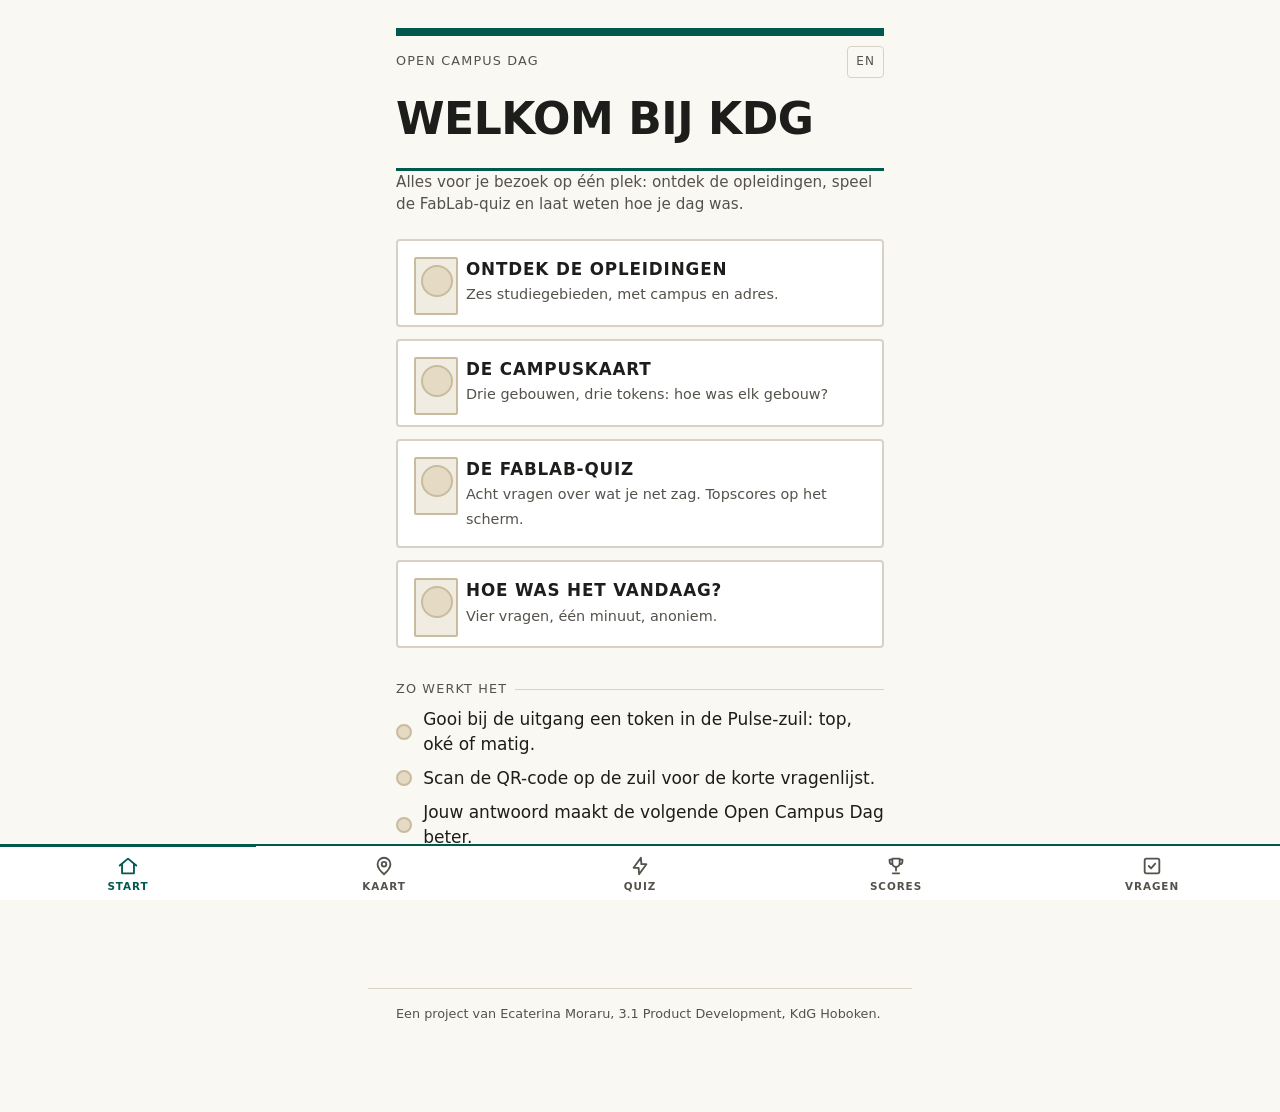
<file: index.html>
<!doctype html>
<html lang="nl">
<head>
<meta charset="utf-8">
<meta name="viewport" content="width=device-width, initial-scale=1, viewport-fit=cover">
<title>Open Campus Dag — KdG</title>
<link rel="stylesheet" href="shared.css">
<style>
  .chutes { display: grid; gap: 0.75rem; margin: 1.5rem 0; }

  .chute-card {
    position: relative; display: block; text-decoration: none; color: inherit;
    border: 2px solid var(--line); border-radius: var(--radius); background: var(--paper);
    padding: 1rem 1rem 1rem 4.25rem; min-height: 5.5rem;
  }

  .chute-card::before {
    content: ""; position: absolute; left: 1rem; top: 1rem; width: 2.5rem; height: 3.4rem;
    border: 2px solid var(--board-edge); border-radius: 2px; background: var(--surface-sunken);
  }

  .chute-card::after {
    content: ""; position: absolute; left: 1.45rem; top: 1.5rem; width: 28px; height: 28px;
    border-radius: 50%; border: 2px solid var(--board-edge); background: var(--board);
    transition: transform 180ms ease;
  }

  .chute-card:hover, .chute-card:focus-visible { border-color: var(--green); }
  .chute-card:hover::after, .chute-card:focus-visible::after { transform: translateY(14px); }

  .chute-card strong {
    display: block; text-transform: uppercase; letter-spacing: 0.05em; font-size: 1.05rem;
  }

  .chute-card span { color: var(--ink-soft); font-size: 0.9rem; }

  .strip {
    display: flex; gap: 0.5rem; align-items: center; margin: 2rem 0 0.5rem;
    font-size: 0.8rem; letter-spacing: 0.09em; text-transform: uppercase; color: var(--ink-soft);
  }

  .strip::after { content: ""; flex: 1; border-top: 1px solid var(--line); }

  .how { margin: 0.5rem 0 0; padding: 0; list-style: none; display: grid; gap: 0.6rem; }
  .how li { display: flex; gap: 0.7rem; align-items: baseline; }
  .how .token { width: 16px; height: 16px; vertical-align: 0; align-self: center; }
</style>
</head>
<body>
<main>
  <header class="masthead">
    <p class="eyebrow"><span data-copy="event">Open Campus Dag</span>
      <button class="lang" type="button" id="lang">EN</button></p>
    <h1 data-copy="title">Welkom bij KdG</h1>
  </header>

  <p class="lede" data-copy="lede">Alles voor je bezoek op één plek: ontdek de opleidingen, speel de FabLab-quiz en laat weten hoe je dag was.</p>

  <nav class="chutes" aria-label="Hoofdmenu">
    <a class="chute-card" href="departments.html">
      <strong data-copy="c1">Ontdek de opleidingen</strong>
      <span data-copy="c1sub">Zes studiegebieden, met campus en adres.</span>
    </a>
    <a class="chute-card" href="campus.html">
      <strong data-copy="c4">De campuskaart</strong>
      <span data-copy="c4sub">Drie gebouwen, drie tokens: hoe was elk gebouw?</span>
    </a>
    <a class="chute-card" href="quiz.html">
      <strong data-copy="c2">De FabLab-quiz</strong>
      <span data-copy="c2sub">Acht vragen over wat je net zag. Topscores op het scherm.</span>
    </a>
    <a class="chute-card" href="survey.html">
      <strong data-copy="c3">Hoe was het vandaag?</strong>
      <span data-copy="c3sub">Vier vragen, één minuut, anoniem.</span>
    </a>
  </nav>

  <p class="strip" data-copy="howtitle">Zo werkt het</p>
  <ul class="how">
    <li><span class="token" aria-hidden="true"></span><span data-copy="how1">Gooi bij de uitgang een token in de Pulse-zuil: top, oké of matig.</span></li>
    <li><span class="token" aria-hidden="true"></span><span data-copy="how2">Scan de QR-code op de zuil voor de korte vragenlijst.</span></li>
    <li><span class="token" aria-hidden="true"></span><span data-copy="how3">Jouw antwoord maakt de volgende Open Campus Dag beter.</span></li>
  </ul>

  <p class="notice" data-copy="notice">We bewaren alleen antwoorden, geen persoonsgegevens en geen cookies.</p>
</main>

<footer class="site">
  <span data-copy="footer">Een project van Ecaterina Moraru, 3.1 Product Development, KdG Hoboken.</span>
</footer>

<script src="shared.js"></script>
<script>
  const COPY = {
    nl: {
      event: "Open Campus Dag", title: "Welkom bij KdG",
      lede: "Alles voor je bezoek op één plek: ontdek de opleidingen, speel de FabLab-quiz en laat weten hoe je dag was.",
      c1: "Ontdek de opleidingen", c1sub: "Zes studiegebieden, met campus en adres.",
      c2: "De FabLab-quiz", c2sub: "Acht vragen over wat je net zag. Topscores op het scherm.",
      c3: "Hoe was het vandaag?", c3sub: "Vier vragen, één minuut, anoniem.",
      c4: "De campuskaart", c4sub: "Drie gebouwen, drie tokens: hoe was elk gebouw?",
      howtitle: "Zo werkt het",
      how1: "Gooi bij de uitgang een token in de Pulse-zuil: top, oké of matig.",
      how2: "Scan de QR-code op de zuil voor de korte vragenlijst.",
      how3: "Jouw antwoord maakt de volgende Open Campus Dag beter.",
      notice: "We bewaren alleen antwoorden, geen persoonsgegevens en geen cookies.",
      footer: "Een project van Ecaterina Moraru, 3.1 Product Development, KdG Hoboken.",
    },
    en: {
      event: "Open Campus Day", title: "Welcome to KdG",
      lede: "Everything for your visit in one place: explore the programmes, play the FabLab quiz and tell us how your day was.",
      c1: "Explore the programmes", c1sub: "Six fields of study, with campus and address.",
      c2: "The FabLab quiz", c2sub: "Eight questions about what you just saw. Top scores on the screen.",
      c3: "How was today?", c3sub: "Four questions, one minute, anonymous.",
      c4: "The campus map", c4sub: "Three buildings, three tokens: how was each one?",
      howtitle: "How it works",
      how1: "Drop a token in the Pulse tower at the exit: great, ok or meh.",
      how2: "Scan the QR code on the tower for the short survey.",
      how3: "Your answer makes the next Open Campus Day better.",
      notice: "We keep answers only, no personal data and no cookies.",
      footer: "A project by Ecaterina Moraru, 3.1 Product Development, KdG Hoboken.",
    },
  };

  document.getElementById("lang").addEventListener("click", () => {
    PULSE.toggleLanguage();
    PULSE.applyCopy(COPY);
  });

  PULSE.nav("home");
  PULSE.applyCopy(COPY);
  PULSE.flushQueue();
</script>
</body>
</html>
</file>
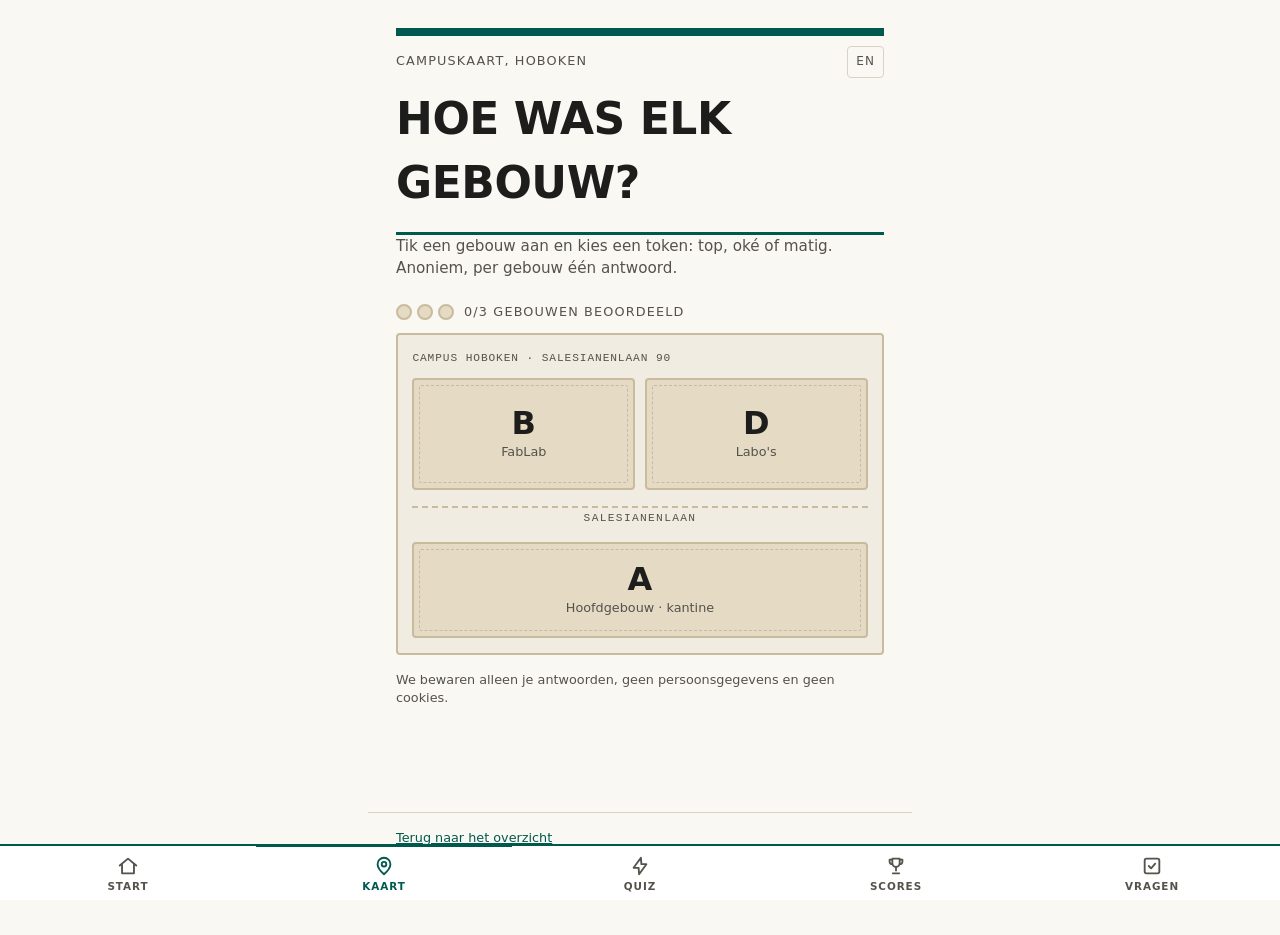
<file: campus.html>
<!doctype html>
<html lang="nl">
<head>
<meta charset="utf-8">
<meta name="viewport" content="width=device-width, initial-scale=1, viewport-fit=cover">
<meta name="robots" content="noindex">
<title>Campuskaart — KdG Hoboken</title>
<link rel="stylesheet" href="shared.css">
<style>
  .progress { display: flex; align-items: center; gap: 0.6rem; margin: 1.25rem 0 0.75rem;
    font-size: 0.8rem; letter-spacing: 0.09em; text-transform: uppercase; color: var(--ink-soft); }
  .progress .token { width: 16px; height: 16px; }
  .progress .token.filled { background: var(--green-deep); border-color: var(--green-deep); }

  .sheet { border: 2px solid var(--board-edge); border-radius: var(--radius);
    background: var(--surface-sunken); padding: 0.9rem; }
  .sheet-label { font-family: var(--mono); font-size: 0.7rem; letter-spacing: 0.08em;
    color: var(--ink-soft); text-transform: uppercase; margin: 0 0 0.75rem; }

  .map { display: grid; gap: 0.6rem; grid-template-columns: 1fr 1fr;
    grid-template-areas: "b d" "street street" "a a"; }

  .block { position: relative; display: flex; flex-direction: column; align-items: center;
    justify-content: center; gap: 0.25rem; min-height: 7rem; padding: 0.9rem 0.5rem;
    border: 2px solid var(--board-edge); border-radius: var(--radius); background: var(--board);
    font: inherit; color: inherit; cursor: pointer; }
  .block::before { content: ""; position: absolute; inset: 5px; border: 1px dashed var(--board-edge);
    border-radius: 2px; pointer-events: none; }
  .block strong { font-size: 2rem; font-weight: 800; line-height: 1; }
  .block span { font-size: 0.8rem; color: var(--ink-soft); }
  .block[data-building="B"] { grid-area: b; }
  .block[data-building="D"] { grid-area: d; }
  .block[data-building="A"] { grid-area: a; min-height: 6rem; }
  .block[aria-pressed="true"] { border-color: var(--green-deep); background: var(--paper); }
  .block .stamp { display: none; position: absolute; top: 0.5rem; right: 0.55rem;
    width: 22px; height: 22px; border-radius: 50%; background: var(--green-deep);
    color: #fff; font-size: 0.8rem; line-height: 22px; text-align: center; }
  .block[aria-pressed="true"] .stamp { display: block; }
  .block.selected { outline: 3px solid var(--focus); outline-offset: 2px; }

  .street { grid-area: street; display: flex; flex-direction: column; align-items: center;
    gap: 0.15rem; padding: 0.4rem 0; }
  .street .lane { width: 100%; border-top: 2px dashed var(--board-edge); }
  .street .name { font-family: var(--mono); font-size: 0.7rem; letter-spacing: 0.12em;
    text-transform: uppercase; color: var(--ink-soft); }

  .rater { border: 2px solid var(--line); border-radius: var(--radius); background: var(--paper);
    padding: 1rem; margin-top: 1rem; }
  .rater[hidden] { display: none; }
  .rater h2 { margin: 0 0 0.75rem; font-size: 1.05rem; text-transform: uppercase;
    letter-spacing: 0.05em; }
  .rates { display: grid; grid-template-columns: repeat(3, 1fr); gap: 0.5rem; }
  .rate { display: flex; flex-direction: column; align-items: center; gap: 0.5rem;
    min-height: 5.5rem; padding: 0.7rem 0.4rem; border: 2px solid var(--line);
    border-radius: var(--radius); background: var(--surface-sunken); font: inherit;
    font-weight: 700; font-size: 0.85rem; text-transform: uppercase; letter-spacing: 0.06em;
    cursor: pointer; }
  .rate .token { transition: transform 160ms ease; }
  .rate:hover .token, .rate:focus-visible .token { transform: translateY(6px); }
  .rated { color: var(--ink-soft); font-size: 0.9rem; margin: 0; }

  .done { border: 2px solid var(--green-deep); border-radius: var(--radius);
    background: var(--paper); padding: 1rem; margin-top: 1rem; }
  .done[hidden] { display: none; }
  .done h2 { margin: 0 0 0.5rem; font-size: 1.2rem; text-transform: uppercase; }
  .done p { margin: 0 0 1rem; color: var(--ink-soft); font-size: 0.95rem; }

  @media (prefers-reduced-motion: no-preference) {
    @keyframes stamp {
      0% { transform: scale(0); }
      70% { transform: scale(1.15); }
      100% { transform: scale(1); }
    }
    .block[aria-pressed="true"] .stamp { animation: stamp 320ms cubic-bezier(0.34, 1.56, 0.64, 1) both; }
    .progress .token { transition: background 200ms ease, border-color 200ms ease; }
    .progress .token.filled { animation: stamp 320ms cubic-bezier(0.34, 1.56, 0.64, 1); }
    .block { transition: transform 120ms ease, background 200ms ease, border-color 200ms ease; }
    .block:active, .rate:active { transform: scale(0.98); }
    .rate { transition: transform 120ms ease; }
  }
</style>
</head>
<body>
<main>
  <header class="masthead">
    <p class="eyebrow"><span data-copy="event">Campuskaart, Hoboken</span>
      <button class="lang" type="button" id="lang">EN</button></p>
    <h1 data-copy="title">Hoe was elk gebouw?</h1>
  </header>

  <p class="lede" data-copy="lede">Tik een gebouw aan en kies een token: top, oké of matig. Anoniem, per gebouw één antwoord.</p>

  <p class="progress" aria-live="polite"><span id="ptokens"></span><span id="pcount"></span></p>

  <div class="sheet">
    <p class="sheet-label">Campus Hoboken · Salesianenlaan 90</p>
    <div class="map" role="group" aria-label="Campusgebouwen">
      <button class="block" type="button" data-building="B" aria-pressed="false">
        <strong>B</strong><span data-copy="bB">FabLab</span><span class="stamp" aria-hidden="true">&check;</span>
      </button>
      <button class="block" type="button" data-building="D" aria-pressed="false">
        <strong>D</strong><span data-copy="bD">Labo's</span><span class="stamp" aria-hidden="true">&check;</span>
      </button>
      <div class="street" aria-hidden="true">
        <span class="lane"></span><span class="name">Salesianenlaan</span>
      </div>
      <button class="block" type="button" data-building="A" aria-pressed="false">
        <strong>A</strong><span data-copy="bA">Hoofdgebouw &middot; kantine</span><span class="stamp" aria-hidden="true">&check;</span>
      </button>
    </div>
  </div>

  <section class="rater" id="rater" hidden aria-live="polite">
    <h2 id="ratertitle"></h2>
    <div class="rates" id="rates"></div>
    <p class="rated" id="ratedline" hidden></p>
  </section>

  <section class="done" id="alldone" hidden aria-live="polite">
    <h2 data-copy="donetitle">Alle drie gehad</h2>
    <p data-copy="donebody">Bedankt! Nog één minuut: vertel hoe je hele dag was.</p>
    <a class="button" href="survey.html" data-copy="tosurvey">Naar de vier vragen</a>
  </section>

  <p class="notice" data-copy="notice">We bewaren alleen je antwoorden, geen persoonsgegevens en geen cookies.</p>
</main>

<footer class="site">
  <a href="index.html" data-copy="back">Terug naar het overzicht</a>
</footer>

<script src="shared.js"></script>
<script>
  const BUILDINGS = ["A", "B", "D"];
  const RATINGS = ["great", "ok", "meh"];
  const STORE_KEY = "pulse-campus";

  const COPY = {
    nl: {
      event: "Campuskaart, Hoboken", title: "Hoe was elk gebouw?",
      lede: "Tik een gebouw aan en kies een token: top, oké of matig. Anoniem, per gebouw één antwoord.",
      bA: "Hoofdgebouw · kantine", bB: "FabLab", bD: "Labo's",
      names: { A: "Gebouw A · hoofdgebouw", B: "Gebouw B · FabLab", D: "Gebouw D · labo's" },
      labels: { great: "Top", ok: "Oké", meh: "Matig" },
      count: (n) => `${n}/3 gebouwen beoordeeld`,
      ratedline: (label) => `Genoteerd: ${label}. Bedankt!`,
      donetitle: "Alle drie gehad", donebody: "Bedankt! Nog één minuut: vertel hoe je hele dag was.",
      tosurvey: "Naar de vier vragen",
      notice: "We bewaren alleen je antwoorden, geen persoonsgegevens en geen cookies.",
      back: "Terug naar het overzicht",
    },
    en: {
      event: "Campus map, Hoboken", title: "How was each building?",
      lede: "Tap a building and pick a token: great, ok or meh. Anonymous, one answer per building.",
      bA: "Main building · canteen", bB: "FabLab", bD: "Labs",
      names: { A: "Building A · main building", B: "Building B · FabLab", D: "Building D · labs" },
      labels: { great: "Great", ok: "OK", meh: "Meh" },
      count: (n) => `${n}/3 buildings rated`,
      ratedline: (label) => `Noted: ${label}. Thanks!`,
      donetitle: "All three done", donebody: "Thanks! One more minute: tell us how your whole day was.",
      tosurvey: "To the four questions",
      notice: "We keep your answers only, no personal data and no cookies.",
      back: "Back to the overview",
    },
  };

  let selected = null;

  const readRatings = () => {
    try { return JSON.parse(localStorage.getItem(STORE_KEY)) || {}; } catch { return {}; }
  };

  function render() {
    const copy = COPY[PULSE.language];
    PULSE.applyCopy(COPY);
    const ratings = readRatings();
    const ratedCount = BUILDINGS.filter((b) => ratings[b]).length;

    const ptokens = document.getElementById("ptokens");
    if (!ptokens.childElementCount) {
      ptokens.innerHTML = BUILDINGS.map(() => `<span class="token"></span>`).join(" ");
    }
    BUILDINGS.forEach((building, index) =>
      ptokens.children[index].classList.toggle("filled", Boolean(ratings[building])));
    document.getElementById("pcount").textContent = copy.count(ratedCount);

    document.querySelectorAll(".block").forEach((block) => {
      const building = block.dataset.building;
      block.setAttribute("aria-pressed", ratings[building] ? "true" : "false");
      block.classList.toggle("selected", building === selected);
    });

    const rater = document.getElementById("rater");
    const ratedLine = document.getElementById("ratedline");
    const rates = document.getElementById("rates");
    if (selected) {
      rater.hidden = false;
      document.getElementById("ratertitle").textContent = copy.names[selected];
      if (ratings[selected]) {
        rates.innerHTML = "";
        ratedLine.hidden = false;
        ratedLine.textContent = copy.ratedline(copy.labels[ratings[selected]]);
      } else {
        ratedLine.hidden = true;
        rates.innerHTML = RATINGS.map((r) =>
          `<button class="rate" type="button" data-rating="${r}">
             <span class="token" aria-hidden="true"></span>${copy.labels[r]}</button>`).join("");
      }
    } else {
      rater.hidden = true;
    }

    document.getElementById("alldone").hidden = ratedCount < BUILDINGS.length;
  }

  document.querySelector(".map").addEventListener("click", (event) => {
    const block = event.target.closest(".block");
    if (!block) return;
    selected = block.dataset.building;
    render();
    document.getElementById("rater").scrollIntoView({ block: "nearest", behavior: "smooth" });
  });

  document.getElementById("rates").addEventListener("click", async (event) => {
    const button = event.target.closest(".rate");
    if (!button || !selected) return;
    const ratings = readRatings();
    if (ratings[selected]) return;
    ratings[selected] = button.dataset.rating;
    localStorage.setItem(STORE_KEY, JSON.stringify(ratings));
    render();
    await PULSE.sendOrQueue({
      type: "campus",
      submittedAt: new Date().toISOString(),
      building: selected,
      rating: button.dataset.rating,
      language: PULSE.language,
    });
  });

  document.getElementById("lang").addEventListener("click", () => {
    PULSE.toggleLanguage();
    render();
  });

  PULSE.nav("map");
  render();
  PULSE.flushQueue();
</script>
</body>
</html>
</file>
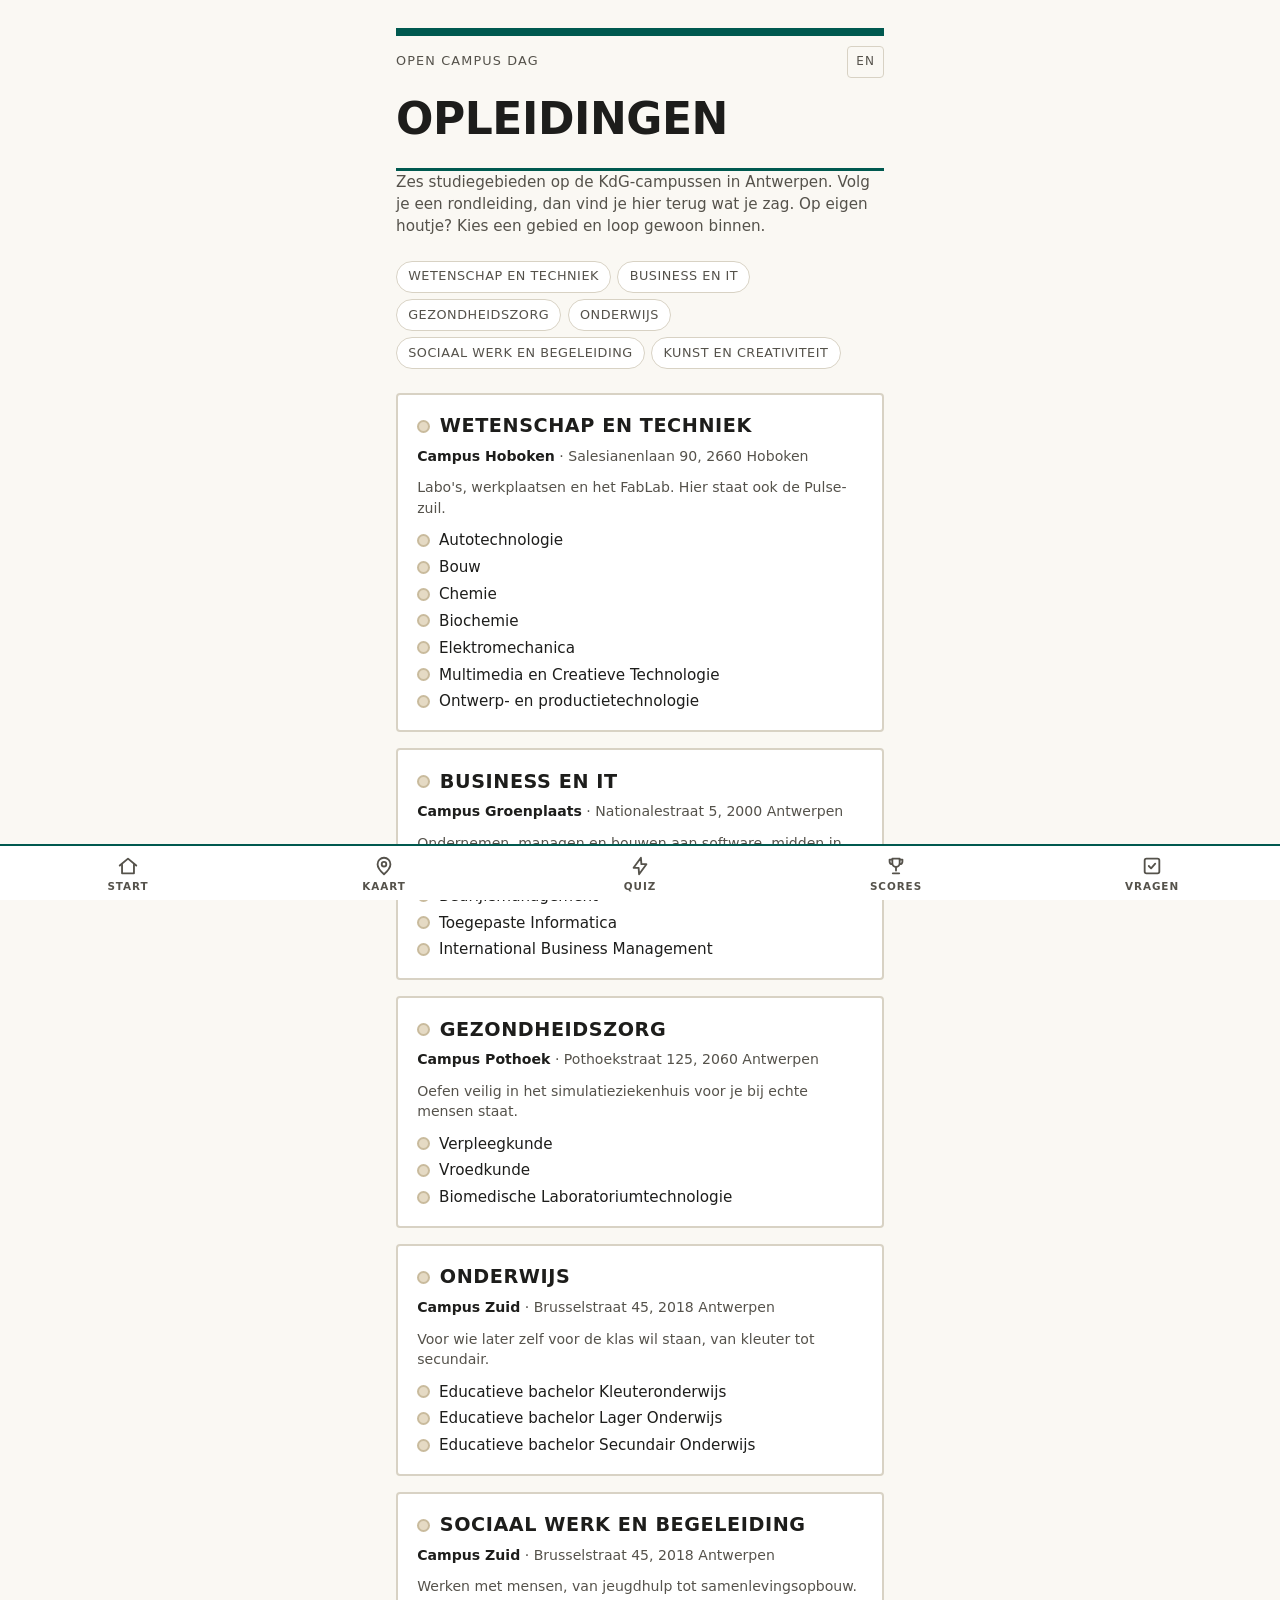
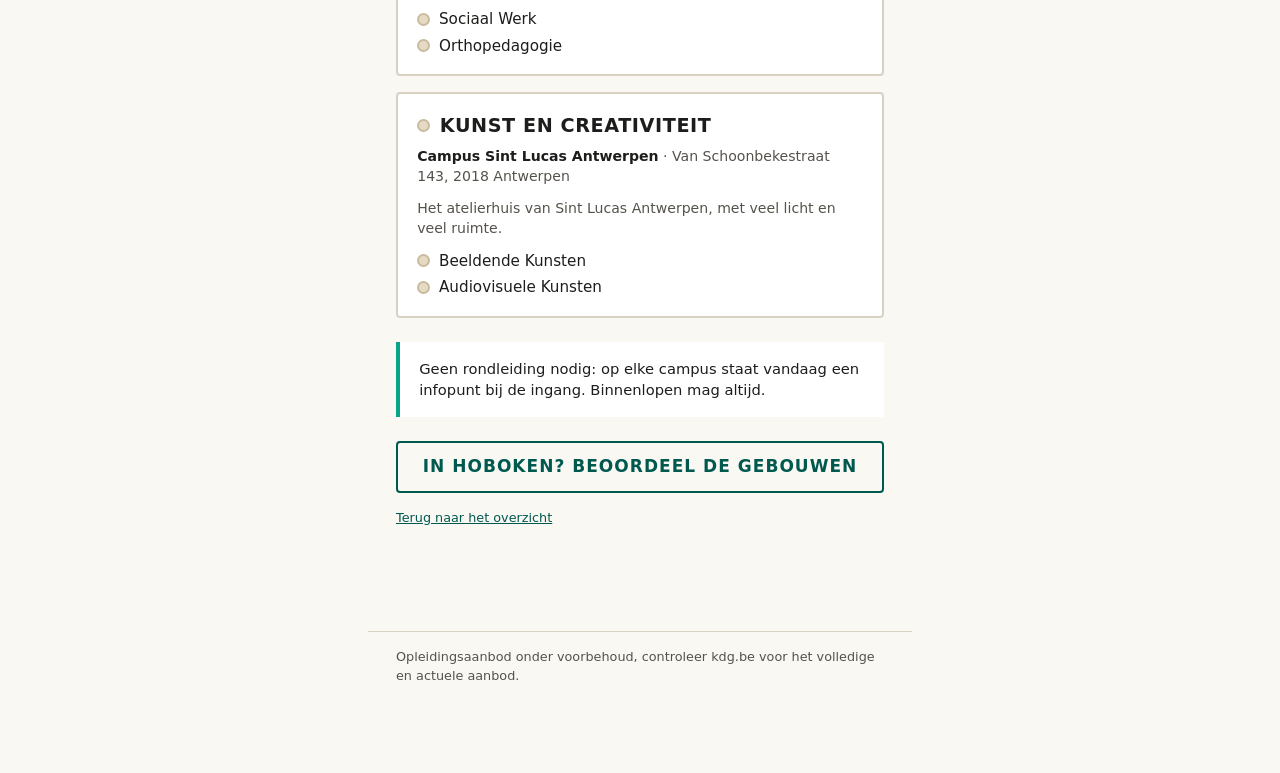
<file: departments.html>
<!doctype html>
<html lang="nl">
<head>
<meta charset="utf-8">
<meta name="viewport" content="width=device-width, initial-scale=1, viewport-fit=cover">
<title>Opleidingen — Open Campus Dag</title>
<link rel="stylesheet" href="shared.css">
<style>
  .chips {
    display: flex; flex-wrap: wrap; gap: 0.4rem; margin: 1rem 0 1.5rem; padding: 0; list-style: none;
  }

  .chips a {
    display: inline-block; padding: 0.35rem 0.7rem; border: 1px solid var(--line);
    border-radius: 999px; text-decoration: none; color: var(--ink-soft); font-size: 0.8rem;
    letter-spacing: 0.04em; text-transform: uppercase; background: var(--paper);
  }

  .chips a:hover { border-color: var(--green); color: var(--green-deep); }

  .area {
    border: 2px solid var(--line); border-radius: var(--radius); background: var(--paper);
    padding: 1.1rem 1.2rem; margin: 0 0 1rem; scroll-margin-top: 1rem;
  }

  .area h2 {
    display: flex; align-items: center; gap: 0.6rem;
    font-size: 1.2rem; text-transform: uppercase; letter-spacing: 0.03em; margin: 0 0 0.35rem;
  }

  .campus { color: var(--ink-soft); font-size: 0.88rem; margin: 0 0 0.7rem; }
  .campus strong { color: var(--ink); font-weight: 700; }

  .area ul { margin: 0; padding: 0; list-style: none; display: grid; gap: 0.3rem; }
  .area li { display: flex; gap: 0.55rem; align-items: center; font-size: 0.95rem; }
  .area .token { width: 13px; height: 13px; }

  .walkin {
    margin: 1.5rem 0 0; padding: 1rem 1.2rem; border-left: 4px solid var(--green);
    background: var(--paper); font-size: 0.92rem;
  }
</style>
</head>
<body>
<main>
  <header class="masthead">
    <p class="eyebrow"><span data-copy="event">Open Campus Dag</span>
      <button class="lang" type="button" id="lang">EN</button></p>
    <h1 data-copy="title">Opleidingen</h1>
  </header>

  <p class="lede" data-copy="lede">Zes studiegebieden op de KdG-campussen in Antwerpen. Volg je een rondleiding, dan vind je hier terug wat je zag. Op eigen houtje? Kies een gebied en loop gewoon binnen.</p>

  <ul class="chips" id="chips"></ul>
  <div id="areas"></div>

  <p class="walkin" data-copy="walkin">Geen rondleiding nodig: op elke campus staat vandaag een infopunt bij de ingang. Binnenlopen mag altijd.</p>

  <a class="button quiet" style="margin-top: 1.5rem" href="campus.html" data-copy="tomap">In Hoboken? Beoordeel de gebouwen</a>

  <p class="notice"><a href="index.html" data-copy="back">Terug naar het overzicht</a></p>
</main>

<footer class="site">
  <span data-copy="confirm">Opleidingsaanbod onder voorbehoud, controleer kdg.be voor het volledige en actuele aanbod.</span>
</footer>

<script src="shared.js"></script>
<script>
  // TODO(Farah): confirm the programme list per area before the event edition.
  const AREAS = [
    {
      id: "techniek",
      campus: "Campus Hoboken", address: "Salesianenlaan 90, 2660 Hoboken",
      nl: { name: "Wetenschap en techniek", blurb: "Labo's, werkplaatsen en het FabLab. Hier staat ook de Pulse-zuil." },
      en: { name: "Science and technology", blurb: "Labs, workshops and the FabLab. The Pulse tower lives here too." },
      programmes: ["Autotechnologie", "Bouw", "Chemie", "Biochemie", "Elektromechanica", "Multimedia en Creatieve Technologie", "Ontwerp- en productietechnologie"],
    },
    {
      id: "business",
      campus: "Campus Groenplaats", address: "Nationalestraat 5, 2000 Antwerpen",
      nl: { name: "Business en IT", blurb: "Ondernemen, managen en bouwen aan software, midden in de stad." },
      en: { name: "Business and IT", blurb: "Entrepreneurship, management and software, in the middle of the city." },
      programmes: ["Bedrijfsmanagement", "Toegepaste Informatica", "International Business Management"],
    },
    {
      id: "gezondheid",
      campus: "Campus Pothoek", address: "Pothoekstraat 125, 2060 Antwerpen",
      nl: { name: "Gezondheidszorg", blurb: "Oefen veilig in het simulatieziekenhuis voor je bij echte mensen staat." },
      en: { name: "Health care", blurb: "Practise safely in the simulation hospital before you meet real patients." },
      programmes: ["Verpleegkunde", "Vroedkunde", "Biomedische Laboratoriumtechnologie"],
    },
    {
      id: "onderwijs",
      campus: "Campus Zuid", address: "Brusselstraat 45, 2018 Antwerpen",
      nl: { name: "Onderwijs", blurb: "Voor wie later zelf voor de klas wil staan, van kleuter tot secundair." },
      en: { name: "Education", blurb: "For future teachers, from pre-school to secondary." },
      programmes: ["Educatieve bachelor Kleuteronderwijs", "Educatieve bachelor Lager Onderwijs", "Educatieve bachelor Secundair Onderwijs"],
    },
    {
      id: "sociaal",
      campus: "Campus Zuid", address: "Brusselstraat 45, 2018 Antwerpen",
      nl: { name: "Sociaal werk en begeleiding", blurb: "Werken met mensen, van jeugdhulp tot samenlevingsopbouw." },
      en: { name: "Social work and guidance", blurb: "Working with people, from youth care to community building." },
      programmes: ["Sociaal Werk", "Orthopedagogie"],
    },
    {
      id: "kunst",
      campus: "Campus Sint Lucas Antwerpen", address: "Van Schoonbekestraat 143, 2018 Antwerpen",
      nl: { name: "Kunst en creativiteit", blurb: "Het atelierhuis van Sint Lucas Antwerpen, met veel licht en veel ruimte." },
      en: { name: "Art and creativity", blurb: "The studio house of Sint Lucas Antwerpen, full of light and space." },
      programmes: ["Beeldende Kunsten", "Audiovisuele Kunsten"],
    },
  ];

  const COPY = {
    nl: {
      event: "Open Campus Dag", title: "Opleidingen",
      lede: "Zes studiegebieden op de KdG-campussen in Antwerpen. Volg je een rondleiding, dan vind je hier terug wat je zag. Op eigen houtje? Kies een gebied en loop gewoon binnen.",
      walkin: "Geen rondleiding nodig: op elke campus staat vandaag een infopunt bij de ingang. Binnenlopen mag altijd.",
      tomap: "In Hoboken? Beoordeel de gebouwen",
      back: "Terug naar het overzicht",
      confirm: "Opleidingsaanbod onder voorbehoud, controleer kdg.be voor het volledige en actuele aanbod.",
    },
    en: {
      event: "Open Campus Day", title: "Programmes",
      lede: "Six fields of study across the KdG campuses in Antwerp. On a guided tour, this is where you look up what you saw. Exploring on your own? Pick a field and walk right in.",
      walkin: "No tour needed: every campus has an info point at the entrance today. Walking in is always fine.",
      tomap: "In Hoboken? Rate the buildings",
      back: "Back to the overview",
      confirm: "Programme list subject to change, check kdg.be for the full and current offer.",
    },
  };

  function render() {
    const lang = PULSE.language;
    document.getElementById("chips").innerHTML = AREAS
      .map((area) => `<li><a href="#${area.id}">${area[lang].name}</a></li>`)
      .join("");
    document.getElementById("areas").innerHTML = AREAS
      .map((area) => `
        <section class="area" id="${area.id}">
          <h2><span class="token" aria-hidden="true"></span>${area[lang].name}</h2>
          <p class="campus"><strong>${area.campus}</strong> · ${area.address}</p>
          <p class="campus">${area[lang].blurb}</p>
          <ul>${area.programmes.map((name) => `<li><span class="token" aria-hidden="true"></span>${name}</li>`).join("")}</ul>
        </section>`)
      .join("");
    PULSE.applyCopy(COPY);
  }

  document.getElementById("lang").addEventListener("click", () => {
    PULSE.toggleLanguage();
    render();
  });

  PULSE.nav(null);
  render();
</script>
</body>
</html>
</file>
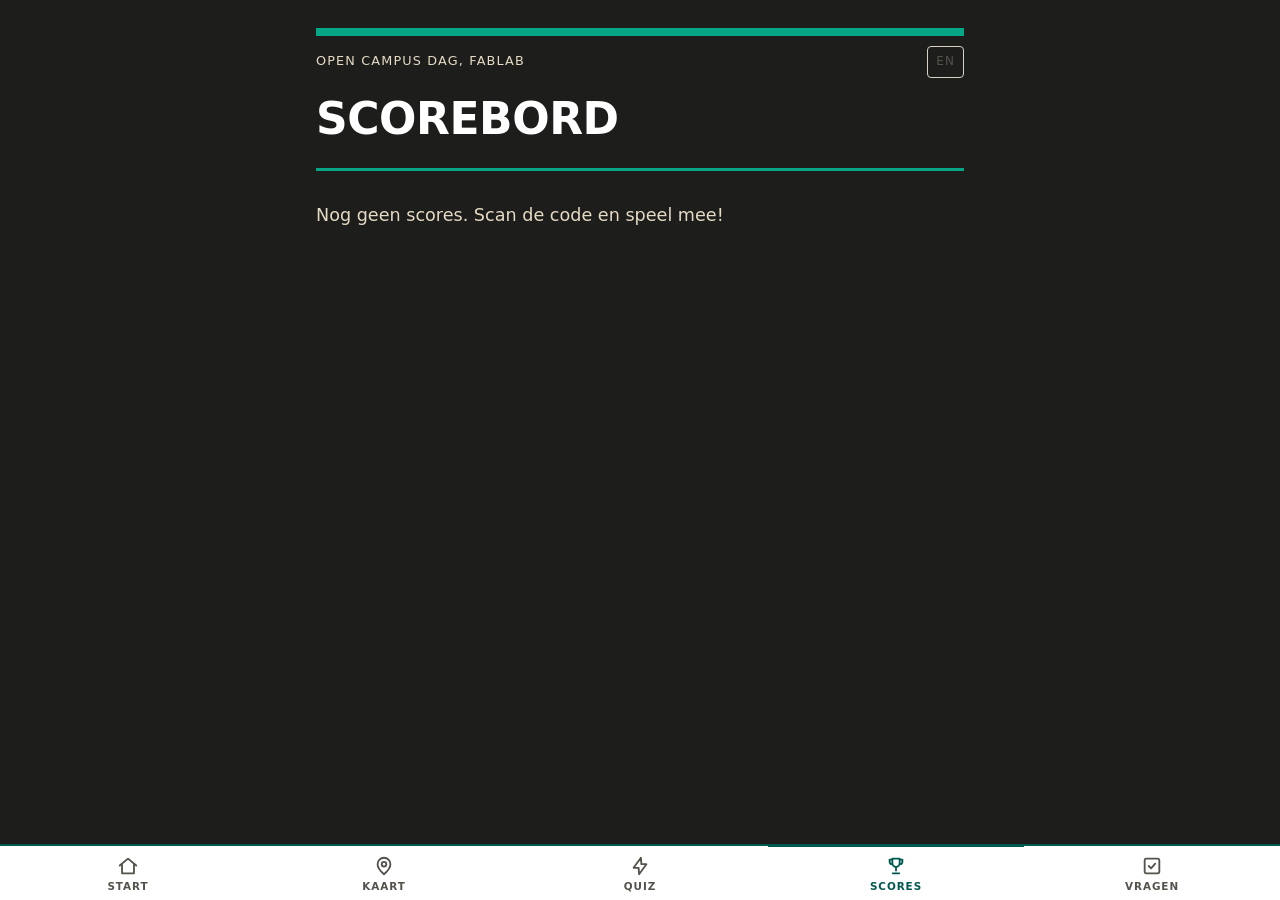
<file: leaderboard.html>
<!doctype html>
<html lang="nl">
<head>
<meta charset="utf-8">
<meta name="viewport" content="width=device-width, initial-scale=1, viewport-fit=cover">
<meta name="robots" content="noindex">
<title>Scorebord — FabLab-quiz</title>
<link rel="stylesheet" href="shared.css">
<style>
  body { background: var(--ink); color: var(--paper-warm); }

  main { max-width: 44rem; }

  .masthead { border-color: var(--green); }
  .eyebrow { color: var(--board); }
  h1 { color: #fff; }

  ol.board { list-style: none; margin: 1.5rem 0 0; padding: 0; display: grid; gap: 0.5rem; }

  ol.board li {
    display: grid; grid-template-columns: 3rem 1fr auto; align-items: center; gap: 0.9rem;
    padding: 0.7rem 1rem; border-radius: var(--radius);
    background: rgba(255, 255, 255, 0.06); border: 1px solid rgba(255, 255, 255, 0.12);
    font-family: var(--mono); font-size: clamp(1rem, 3vw, 1.4rem);
  }

  ol.board li:first-child { border-color: var(--green); background: rgba(5, 166, 133, 0.16); }

  .rank {
    display: flex; align-items: center; justify-content: center;
    width: 2.4rem; height: 2.4rem; border-radius: 50%;
    border: 2px solid var(--board-edge); background: var(--board); color: var(--ink);
    font-weight: 700; font-size: 1rem;
  }

  li:first-child .rank { background: var(--green); border-color: var(--green); color: #fff; }

  .alias { overflow: hidden; text-overflow: ellipsis; white-space: nowrap; letter-spacing: 0.04em; }
  .points { font-weight: 700; }
  .points small { color: var(--board); font-weight: 400; }

  .empty { color: var(--board); margin: 2rem 0; font-size: 1.1rem; }
  .updated { color: rgba(255, 255, 255, 0.5); font-size: 0.8rem; margin-top: 1.5rem; }
</style>
</head>
<body>
<main>
  <header class="masthead">
    <p class="eyebrow"><span data-copy="event">Open Campus Dag, FabLab</span>
      <button class="lang" type="button" id="lang">EN</button></p>
    <h1 data-copy="title">Scorebord</h1>
  </header>

  <p class="empty" id="empty" data-copy="empty">Nog geen scores. Scan de code en speel mee!</p>
  <ol class="board" id="board"></ol>
  <p class="updated" id="updated"></p>
</main>

<script src="shared.js"></script>
<script>
  const COPY = {
    nl: {
      event: "Open Campus Dag, FabLab", title: "Scorebord",
      empty: "Nog geen scores. Scan de code en speel mee!",
      updated: "Vernieuwt elke 15 seconden",
    },
    en: {
      event: "Open Campus Day, FabLab", title: "Scoreboard",
      empty: "No scores yet. Scan the code and play!",
      updated: "Refreshes every 15 seconds",
    },
  };

  const board = document.getElementById("board");
  const empty = document.getElementById("empty");

  async function refresh() {
    try {
      const response = await fetch(`${PULSE.ENDPOINT}?view=leaderboard`);
      const data = await response.json();
      const scores = (data.scores || [])
        .map((entry) => ({ ...entry, points: PULSE.quizPoints(entry.score, entry.durationSec) }))
        .sort((a, b) => b.points - a.points || a.durationSec - b.durationSec);
      empty.hidden = scores.length > 0;
      board.innerHTML = scores
        .map((entry, i) => `
          <li>
            <span class="rank">${i + 1}</span>
            <span class="alias">${escapeHtml(entry.alias)}</span>
            <span class="points">${entry.points}<small> · ${entry.score}/${entry.total} · ${entry.durationSec}s</small></span>
          </li>`)
        .join("");
      document.getElementById("updated").textContent = COPY[PULSE.language].updated;
    } catch {
      /* keep the last known board on a failed poll */
    }
  }

  function escapeHtml(text) {
    const div = document.createElement("div");
    div.textContent = String(text);
    return div.innerHTML;
  }

  document.getElementById("lang").addEventListener("click", () => {
    PULSE.toggleLanguage();
    PULSE.applyCopy(COPY);
    refresh();
  });

  PULSE.nav("board");
  PULSE.applyCopy(COPY);
  refresh();
  setInterval(refresh, 15000);
</script>
</body>
</html>
</file>
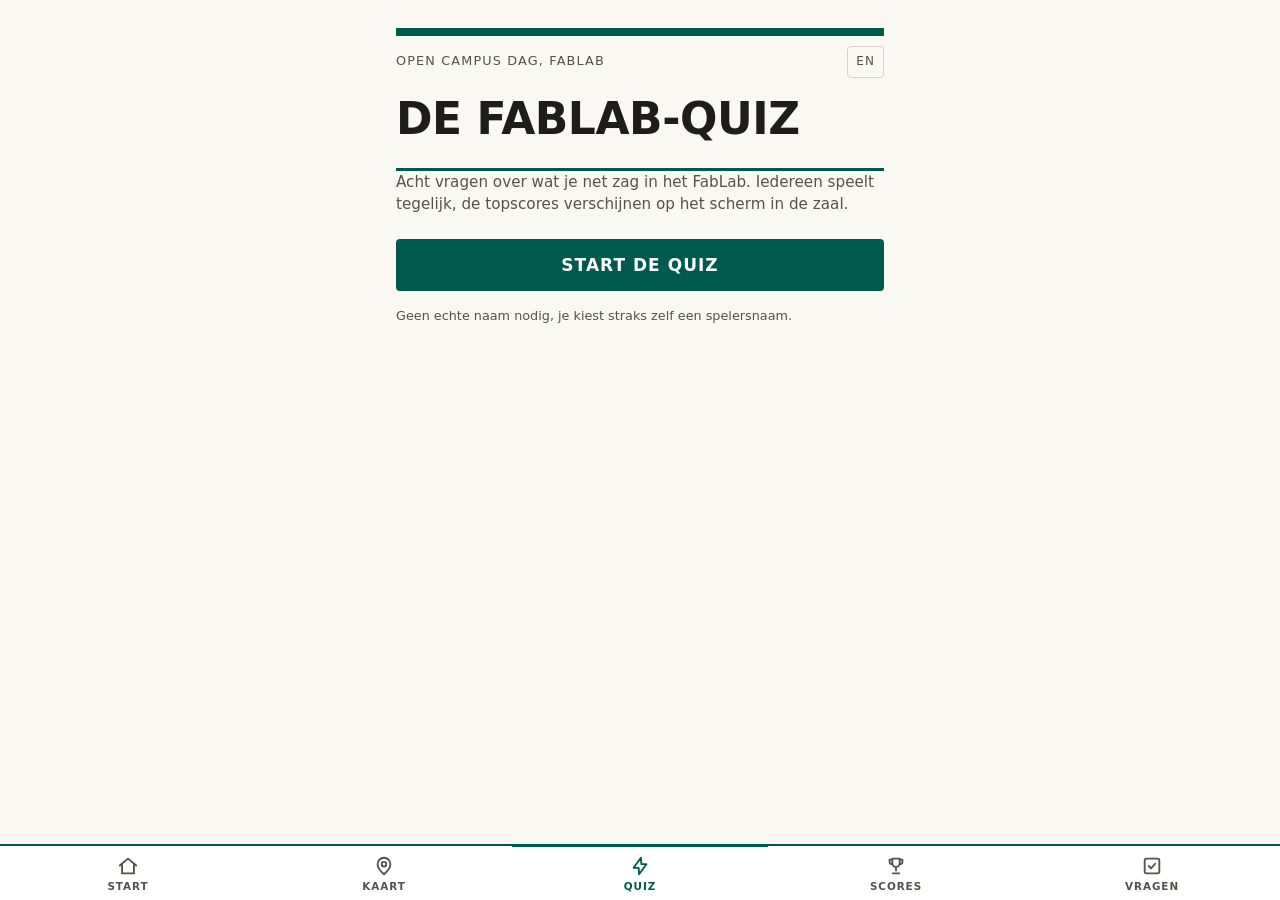
<file: quiz.html>
<!doctype html>
<html lang="nl">
<head>
<meta charset="utf-8">
<meta name="viewport" content="width=device-width, initial-scale=1, viewport-fit=cover">
<meta name="robots" content="noindex">
<title>FabLab-quiz — Open Campus Dag</title>
<link rel="stylesheet" href="shared.css">
<style>
  .progress { display: flex; gap: 0.4rem; margin: 1.2rem 0; }

  .progress .token {
    width: 18px; height: 18px; opacity: 0.35; transition: opacity 160ms ease, transform 160ms ease;
  }

  .progress .token.dropped { opacity: 1; transform: translateY(2px); }
  .progress .token.correct { background: var(--green); border-color: var(--green-deep); }

  .card {
    border: 2px solid var(--line); border-radius: var(--radius); background: var(--paper);
    padding: 1.2rem;
  }

  .card h2 { font-size: 1.15rem; margin: 0 0 1rem; }

  .answers { display: grid; gap: 0.5rem; }

  .answers button {
    text-align: left; font: inherit; padding: 0.75rem 0.9rem; min-height: 52px;
    border: 1px solid var(--line); border-radius: var(--radius); background: var(--paper-warm);
    cursor: pointer;
  }

  .answers button:hover { border-color: var(--green); }
  .answers button.right { border-color: var(--green-deep); background: #e8f5f1; }
  .answers button.wrong { border-color: #a3121a; background: #fbeceb; }
  .answers button[disabled] { cursor: default; }

  .feedback { min-height: 1.5rem; font-size: 0.9rem; color: var(--ink-soft); margin: 0.8rem 0 0; }

  .result { text-align: center; padding: 1rem 0; }
  .result .score { font-family: var(--mono); font-size: clamp(3rem, 18vw, 4.5rem); font-weight: 700; }
  .result .score small { font-size: 0.35em; color: var(--ink-soft); }
  .result .pts { font-family: var(--mono); color: var(--green-deep); font-weight: 700; margin: 0 0 0.5rem; }

  .alias { display: grid; gap: 0.6rem; margin: 1.2rem 0; }
  .alias input {
    font: inherit; padding: 0.7rem; border: 1px solid var(--line); border-radius: var(--radius);
    min-height: 48px; text-align: center; font-family: var(--mono); text-transform: uppercase;
  }

  .start, .result, .question { display: none; }
  body[data-stage="start"] .start { display: block; }
  body[data-stage="question"] .question { display: block; }
  body[data-stage="result"] .result { display: block; }
</style>
</head>
<body data-stage="start">
<main>
  <header class="masthead">
    <p class="eyebrow"><span data-copy="event">Open Campus Dag, FabLab</span>
      <button class="lang" type="button" id="lang">EN</button></p>
    <h1 data-copy="title">De FabLab-quiz</h1>
  </header>

  <section class="start">
    <p class="lede" data-copy="lede">Acht vragen over wat je net zag in het FabLab. Iedereen speelt tegelijk, de topscores verschijnen op het scherm in de zaal.</p>
    <button class="button" id="start" data-copy="start">Start de quiz</button>
    <p class="notice" data-copy="startnotice">Geen echte naam nodig, je kiest straks zelf een spelersnaam.</p>
  </section>

  <section class="question" aria-live="polite">
    <div class="progress" id="progress" aria-hidden="true"></div>
    <div class="card">
      <h2 id="qtext"></h2>
      <div class="answers" id="answers"></div>
      <p class="feedback" id="feedback"></p>
    </div>
  </section>

  <section class="result" aria-live="polite">
    <p class="score"><span id="score">0</span><small id="total">/8</small></p>
    <p class="pts" id="points"></p>
    <p id="resultline" class="lede"></p>
    <form class="alias" id="aliasform">
      <input id="alias" maxlength="16" autocomplete="off" spellcheck="false" placeholder="SPELERSNAAM">
      <button class="button" type="submit" data-copy="submitscore">Zet me op het scorebord</button>
    </form>
    <a class="button" href="survey.html" data-copy="tosurvey">Nog 1 minuut: hoe was je dag?</a>
    <p class="notice"><a href="leaderboard.html" data-copy="toboard">Bekijk het scorebord</a></p>
  </section>
</main>

<script src="shared.js"></script>
<script>
  // TODO(Katia/Farah): confirm the eight questions against the real FabLab tour route.
  const QUESTIONS = [
    {
      nl: { q: "Wat doet een lasersnijder precies?", a: ["Materiaal snijden met gebundeld licht", "Materiaal smelten met hete lucht", "Materiaal zagen met een heel dun blad", "Materiaal persen onder hoge druk"] },
      en: { q: "What does a laser cutter actually do?", a: ["Cut material with focused light", "Melt material with hot air", "Saw material with a very thin blade", "Press material at high pressure"] },
      correct: 0,
    },
    {
      nl: { q: "Welk materiaal mag NOOIT in de lasersnijder?", a: ["PVC, de dampen zijn giftig", "Karton", "Multiplex", "Plexiglas (acrylaat)"] },
      en: { q: "Which material must NEVER go in the laser cutter?", a: ["PVC, the fumes are toxic", "Cardboard", "Plywood", "Acrylic"] },
      correct: 0,
    },
    {
      nl: { q: "Hoe bouwt een 3D-printer een object op?", a: ["Laag voor laag, met gesmolten kunststof", "Door te frezen uit een blok", "Door twee helften te lijmen", "Door poeder samen te persen"] },
      en: { q: "How does a 3D printer build an object?", a: ["Layer by layer, with molten plastic", "By milling it from a block", "By gluing two halves", "By pressing powder together"] },
      correct: 0,
    },
    {
      nl: { q: "Wat is de 'kerf' bij lasersnijden?", a: ["De breedte die de laserstraal wegbrandt", "De naam van de veiligheidsbril", "Het restmateriaal op de rand", "De snelheid van de laserkop"] },
      en: { q: "What is the 'kerf' in laser cutting?", a: ["The width the laser beam burns away", "The name of the safety goggles", "The leftover material at the edge", "The speed of the laser head"] },
      correct: 0,
    },
    {
      nl: { q: "Waarvoor gebruik je de vinylsnijder?", a: ["Stickers en folie snijden", "Hout graveren", "Metaal buigen", "Textiel bedrukken met inkt"] },
      en: { q: "What is the vinyl cutter for?", a: ["Cutting stickers and foil", "Engraving wood", "Bending metal", "Printing ink on textile"] },
      correct: 0,
    },
    {
      nl: { q: "Wat draag je altijd als een machine draait?", a: ["Een veiligheidsbril", "Handschoenen van wol", "Een koptelefoon met muziek", "Een labojas met lange mouwen los"] },
      en: { q: "What do you always wear while a machine runs?", a: ["Safety goggles", "Wool gloves", "Headphones with music", "A lab coat with loose sleeves"] },
      correct: 0,
    },
    {
      nl: { q: "De Pulse-zuil bij de uitgang, waar je token in ging, is gemaakt van…", a: ["Karton, uit een lasersnijbaar ontwerp", "Gegoten beton", "3D-geprint nylon", "Gelast staal"] },
      en: { q: "The Pulse tower at the exit, where your token went, is made of…", a: ["Cardboard, from a laser-cuttable design", "Cast concrete", "3D-printed nylon", "Welded steel"] },
      correct: 0,
    },
    {
      nl: { q: "Wat betekent 'open source' in de makerwereld?", a: ["Ontwerpen vrij delen en aanpassen", "Alleen met open ramen werken", "Gratis materiaal voor iedereen", "Een machine zonder handleiding"] },
      en: { q: "What does 'open source' mean in the maker world?", a: ["Sharing and adapting designs freely", "Working with the windows open", "Free material for everyone", "A machine without a manual"] },
      correct: 0,
    },
  ];

  const COPY = {
    nl: {
      event: "Open Campus Dag, FabLab", title: "De FabLab-quiz",
      lede: "Acht vragen over wat je net zag in het FabLab. Iedereen speelt tegelijk, de topscores verschijnen op het scherm in de zaal.",
      start: "Start de quiz", startnotice: "Geen echte naam nodig, je kiest straks zelf een spelersnaam.",
      submitscore: "Zet me op het scorebord", tosurvey: "Nog 1 minuut: hoe was je dag?",
      toboard: "Bekijk het scorebord",
      right: "Juist!", wrong: "Mis, het juiste antwoord is aangeduid.",
      resultgood: "Sterk! Jij hebt goed opgelet in het FabLab.",
      resultok: "Netjes. Volgende ronde pak je ze allemaal.",
      pts: "punten",
      sent: "Je staat op het scorebord.",
      aliasplaceholder: "SPELERSNAAM",
    },
    en: {
      event: "Open Campus Day, FabLab", title: "The FabLab quiz",
      lede: "Eight questions about what you just saw in the FabLab. Everyone plays at once, top scores appear on the screen in the room.",
      start: "Start the quiz", startnotice: "No real name needed, you pick a player name at the end.",
      submitscore: "Put me on the scoreboard", tosurvey: "One more minute: how was your day?",
      toboard: "See the scoreboard",
      right: "Correct!", wrong: "Missed, the right answer is marked.",
      resultgood: "Strong! You paid attention in the FabLab.",
      resultok: "Not bad. Next round you get them all.",
      pts: "points",
      sent: "You are on the scoreboard.",
      aliasplaceholder: "PLAYER NAME",
    },
  };

  let index = 0;
  let score = 0;
  let startedAt = null;
  let durationSec = 0;
  let posted = false;
  let order = [];

  const progress = document.getElementById("progress");
  const qtext = document.getElementById("qtext");
  const answersBox = document.getElementById("answers");
  const feedback = document.getElementById("feedback");

  function shuffle(list) {
    return list
      .map((value) => [Math.random(), value])
      .sort((a, b) => a[0] - b[0])
      .map(([, value]) => value);
  }

  function renderProgress() {
    progress.innerHTML = QUESTIONS
      .map((question, i) => {
        const state = i < index ? (order[i].wasCorrect ? "dropped correct" : "dropped") : "";
        return `<span class="token ${state}"></span>`;
      })
      .join("");
  }

  function showQuestion() {
    const entry = order[index];
    const copy = COPY[PULSE.language];
    const localized = entry.question[PULSE.language];
    qtext.textContent = `${index + 1}. ${localized.q}`;
    feedback.textContent = "";
    answersBox.innerHTML = "";
    entry.answerOrder.forEach((originalIndex) => {
      const button = document.createElement("button");
      button.type = "button";
      button.textContent = localized.a[originalIndex];
      button.addEventListener("click", () => answer(button, originalIndex));
      answersBox.append(button);
    });
    renderProgress();
  }

  function answer(button, originalIndex) {
    const entry = order[index];
    const copy = COPY[PULSE.language];
    const isCorrect = originalIndex === entry.question.correct;
    entry.wasCorrect = isCorrect;
    if (isCorrect) score += 1;
    [...answersBox.children].forEach((node, position) => {
      node.disabled = true;
      if (entry.answerOrder[position] === entry.question.correct) node.classList.add("right");
    });
    if (!isCorrect) button.classList.add("wrong");
    feedback.textContent = isCorrect ? copy.right : copy.wrong;
    setTimeout(() => {
      index += 1;
      if (index < order.length) {
        showQuestion();
      } else {
        finish();
      }
    }, 900);
  }

  function finish() {
    const copy = COPY[PULSE.language];
    durationSec = Math.round((Date.now() - startedAt) / 1000);
    document.body.dataset.stage = "result";
    document.getElementById("score").textContent = String(score);
    document.getElementById("total").textContent = `/${QUESTIONS.length}`;
    document.getElementById("points").textContent =
      `${PULSE.quizPoints(score, durationSec)} ${copy.pts} · ${Math.round((score / QUESTIONS.length) * 100)}%`;
    document.getElementById("resultline").textContent = score >= 6 ? copy.resultgood : copy.resultok;
  }

  document.getElementById("start").addEventListener("click", () => {
    index = 0;
    score = 0;
    posted = false;
    startedAt = Date.now();
    order = shuffle(QUESTIONS).map((question) => ({
      question,
      answerOrder: shuffle(question[PULSE.language].a.map((_, i) => i)),
      wasCorrect: false,
    }));
    document.body.dataset.stage = "question";
    showQuestion();
  });

  document.getElementById("aliasform").addEventListener("submit", async (event) => {
    event.preventDefault();
    if (posted) return;
    const alias = document.getElementById("alias").value.trim().toUpperCase() || "ANONIEM";
    posted = true;
    await PULSE.sendOrQueue({
      type: "quiz",
      submittedAt: new Date().toISOString(),
      alias,
      score,
      total: QUESTIONS.length,
      durationSec,
      language: PULSE.language,
    });
    document.getElementById("aliasform").innerHTML =
      `<p class="notice">${COPY[PULSE.language].sent}</p>`;
  });

  function render() {
    PULSE.applyCopy(COPY);
    document.getElementById("alias").placeholder = COPY[PULSE.language].aliasplaceholder;
    if (document.body.dataset.stage === "question") showQuestion();
  }

  document.getElementById("lang").addEventListener("click", () => {
    PULSE.toggleLanguage();
    render();
  });

  PULSE.nav("quiz");
  render();
  PULSE.flushQueue();
</script>
</body>
</html>
</file>
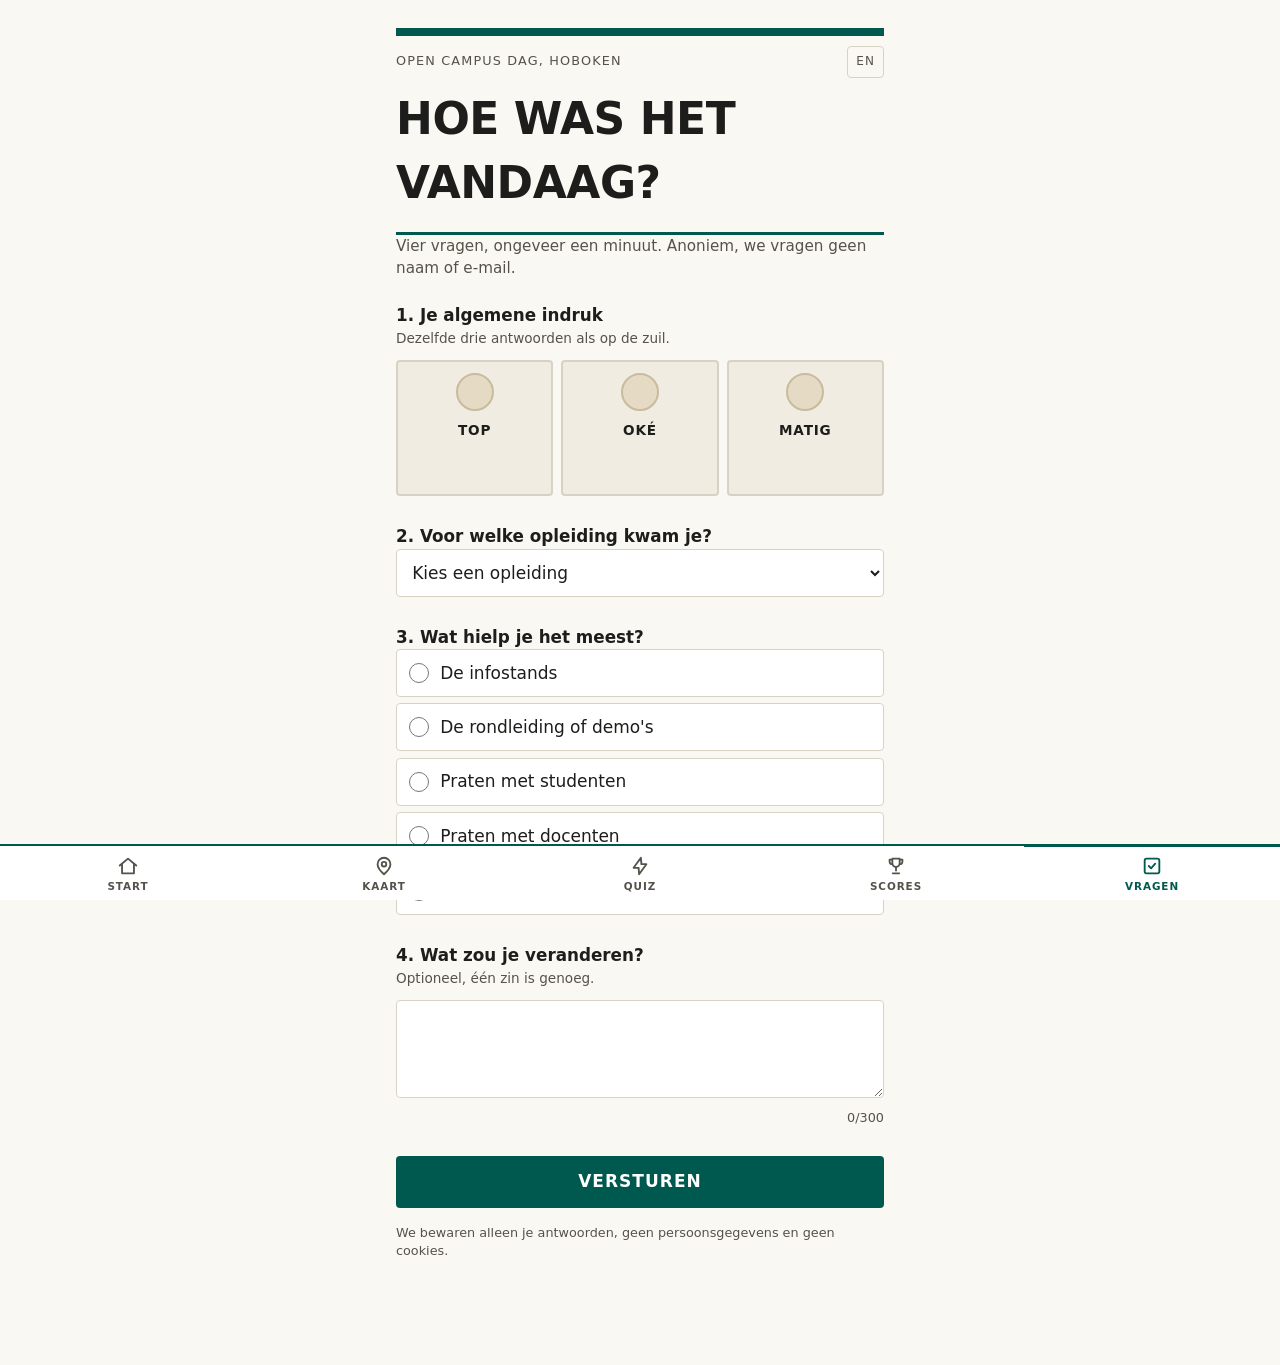
<file: survey.html>
<!doctype html>
<html lang="nl">
<head>
<meta charset="utf-8">
<meta name="viewport" content="width=device-width, initial-scale=1, viewport-fit=cover">
<meta name="robots" content="noindex">
<title>Open Campus Dag, korte vragenlijst</title>
<link rel="stylesheet" href="shared.css">
<style>
  fieldset { border: 0; margin: 0 0 var(--step); padding: 0; }
  legend { padding: 0; font-weight: 700; font-size: 1.05rem; }
  .hint { color: var(--ink-soft); font-size: 0.85rem; margin: 0.15rem 0 0.7rem; }

  .chutes { display: grid; grid-template-columns: repeat(3, 1fr); gap: 0.5rem; }
  .chute { position: relative; }
  .chute input { position: absolute; inset: 0; opacity: 0; width: 100%; height: 100%; margin: 0; cursor: pointer; }

  .chute span {
    display: flex; flex-direction: column; align-items: center; justify-content: flex-start; gap: 0.6rem;
    min-height: 8.5rem; padding: 0.7rem 0.4rem 0.6rem; border: 2px solid var(--line); border-radius: var(--radius);
    background: var(--surface-sunken); text-transform: uppercase; letter-spacing: 0.06em;
    font-size: 0.85rem; font-weight: 700;
  }

  .chute span::before {
    content: ""; width: 34px; height: 34px; border-radius: 50%;
    border: 2px solid var(--board-edge); background: var(--board);
    transition: transform 160ms ease;
  }

  .chute span::after {
    content: ""; width: 60%; height: 22px; margin-top: auto; border-radius: 1px;
    background: repeating-linear-gradient(0deg,
      var(--board) 0, var(--board) 3px, var(--board-edge) 3px, var(--board-edge) 4px);
    opacity: 0; transform: scaleY(0); transform-origin: bottom;
    transition: opacity 160ms ease, transform 160ms ease;
  }

  .chute input:checked + span { border-color: var(--green-deep); background: var(--paper); }
  .chute input:checked + span::before { transform: translateY(6px); border-color: var(--green-deep); }
  .chute input:checked + span::after { opacity: 1; transform: scaleY(1); }
  .chute input:focus-visible + span { outline: 3px solid var(--focus); outline-offset: 2px; }

  .options { display: grid; gap: 0.4rem; }

  .option { display: flex; align-items: center; gap: 0.7rem; min-height: 48px; padding: 0.55rem 0.75rem;
    border: 1px solid var(--line); border-radius: var(--radius); cursor: pointer; background: var(--paper); }

  .option:has(input:checked) { border-color: var(--green-deep); box-shadow: inset 0 0 0 1px var(--green-deep); }
  .option:has(input:focus-visible) { outline: 3px solid var(--focus); outline-offset: 2px; }
  .option input { accent-color: var(--green-deep); width: 20px; height: 20px; margin: 0; }

  select, textarea {
    width: 100%; font: inherit; color: var(--ink); background: var(--paper);
    border: 1px solid var(--line); border-radius: var(--radius); padding: 0.7rem; min-height: 48px;
  }

  select:focus-visible, textarea:focus-visible { outline: 3px solid var(--focus); outline-offset: 1px; }
  textarea { resize: vertical; }

  .count { color: var(--ink-soft); font-size: 0.8rem; text-align: right; margin: 0.25rem 0 0; }

  button.send { width: 100%; min-height: 52px; border: 0; border-radius: var(--radius);
    background: var(--green-deep); color: #fff; font: inherit; font-weight: 700;
    text-transform: uppercase; letter-spacing: 0.06em; cursor: pointer; }
  button.send[disabled] { opacity: 0.55; cursor: progress; }

  .done { display: none; padding: var(--step) 0; }
  .done h2 { text-transform: uppercase; font-size: 1.5rem; margin: 0 0 0.5rem; }
  body.sent form { display: none; }
  body.sent .done { display: block; }

  .error { color: #a3121a; font-size: 0.9rem; margin: 0.75rem 0 0; }
</style>
</head>
<body>
<main>
  <header class="masthead">
    <p class="eyebrow"><span data-copy="event">Open Campus Dag, Hoboken</span>
      <button class="lang" type="button" id="lang">EN</button></p>
    <h1 data-copy="title">Hoe was het vandaag?</h1>
  </header>

  <p class="lede" data-copy="lede">Vier vragen, ongeveer een minuut. Anoniem, we vragen geen naam of e-mail.</p>

  <form id="survey" novalidate>
    <fieldset>
      <legend data-copy="q1">1. Je algemene indruk</legend>
      <p class="hint" data-copy="q1hint">Dezelfde drie antwoorden als op de zuil.</p>
      <div class="chutes">
        <label class="chute"><input type="radio" name="rating" value="great" required>
          <span data-copy="great">Top</span></label>
        <label class="chute"><input type="radio" name="rating" value="ok">
          <span data-copy="ok">Oké</span></label>
        <label class="chute"><input type="radio" name="rating" value="meh">
          <span data-copy="meh">Matig</span></label>
      </div>
    </fieldset>

    <fieldset>
      <legend data-copy="q2">2. Voor welke opleiding kwam je?</legend>
      <select name="programme" id="programme" required></select>
    </fieldset>

    <fieldset>
      <legend data-copy="q3">3. Wat hielp je het meest?</legend>
      <div class="options" id="useful"></div>
    </fieldset>

    <fieldset>
      <legend data-copy="q4">4. Wat zou je veranderen?</legend>
      <p class="hint" data-copy="q4hint">Optioneel, één zin is genoeg.</p>
      <textarea name="comment" rows="3" maxlength="300" id="comment"></textarea>
      <p class="count"><span id="count">0</span>/300</p>
    </fieldset>

    <button class="send" type="submit" id="send" data-copy="send">Versturen</button>
    <p class="error" id="error" hidden></p>
    <p class="notice" data-copy="notice">We bewaren alleen je antwoorden, geen persoonsgegevens en geen cookies.</p>
  </form>

  <section class="done" id="done" aria-live="polite">
    <h2 data-copy="thanks">Bedankt</h2>
    <p data-copy="thanksbody">Je antwoord telt mee voor de volgende Open Campus Dag.</p>
    <a class="button" href="campus.html" data-copy="tomap">Beoordeel ook de gebouwen</a>
    <p><a href="index.html" data-copy="back">Terug naar het overzicht</a></p>
  </section>
</main>

<script src="shared.js"></script>
<script>
  // TODO(Farah): confirm this programme list before printing the header QR.
  const PROGRAMMES = [
    "Autotechnologie", "Bouw", "Chemie", "Biochemie", "Elektromechanica",
    "Multimedia en Creatieve Technologie", "Ontwerp- en productietechnologie",
    "Iets anders", "Nog niet beslist",
  ];

  const USEFUL = {
    nl: ["De infostands", "De rondleiding of demo's", "Praten met studenten", "Praten met docenten", "De sfeer op de campus"],
    en: ["The information stands", "The tour or demos", "Talking to students", "Talking to teachers", "The atmosphere on campus"],
  };

  const COPY = {
    nl: {
      event: "Open Campus Dag, Hoboken", title: "Hoe was het vandaag?",
      lede: "Vier vragen, ongeveer een minuut. Anoniem, we vragen geen naam of e-mail.",
      q1: "1. Je algemene indruk", q1hint: "Dezelfde drie antwoorden als op de zuil.",
      great: "Top", ok: "Oké", meh: "Matig",
      q2: "2. Voor welke opleiding kwam je?", q3: "3. Wat hielp je het meest?",
      q4: "4. Wat zou je veranderen?", q4hint: "Optioneel, één zin is genoeg.",
      send: "Versturen", notice: "We bewaren alleen je antwoorden, geen persoonsgegevens en geen cookies.",
      thanks: "Bedankt", thanksbody: "Je antwoord telt mee voor de volgende Open Campus Dag.",
      tomap: "Beoordeel ook de gebouwen",
      back: "Terug naar het overzicht",
      choose: "Kies een opleiding", failed: "Versturen lukte niet. Probeer opnieuw.",
    },
    en: {
      event: "Open Campus Day, Hoboken", title: "How was today?",
      lede: "Four questions, about a minute. Anonymous, we ask for no name or email.",
      q1: "1. Your overall impression", q1hint: "The same three answers as on the tower.",
      great: "Great", ok: "OK", meh: "Meh",
      q2: "2. Which programme did you come for?", q3: "3. What helped you most?",
      q4: "4. What would you change?", q4hint: "Optional, one sentence is enough.",
      send: "Send", notice: "We keep your answers only, no personal data and no cookies.",
      thanks: "Thank you", thanksbody: "Your answer counts towards the next Open Campus Day.",
      tomap: "Also rate the buildings",
      back: "Back to the overview",
      choose: "Choose a programme", failed: "Sending failed. Try again.",
    },
  };

  const programmeField = document.getElementById("programme");
  const usefulField = document.getElementById("useful");
  const comment = document.getElementById("comment");
  const counter = document.getElementById("count");
  const errorLine = document.getElementById("error");

  function render() {
    const copy = COPY[PULSE.language];
    PULSE.applyCopy(COPY);

    programmeField.innerHTML = "";
    const placeholder = new Option(copy.choose, "");
    placeholder.disabled = true;
    placeholder.selected = true;
    programmeField.append(placeholder, ...PROGRAMMES.map((name) => new Option(name, name)));

    usefulField.innerHTML = "";
    USEFUL[PULSE.language].forEach((label, index) => {
      const wrapper = document.createElement("label");
      wrapper.className = "option";
      wrapper.innerHTML = `<input type="radio" name="useful" value="${index}"><span>${label}</span>`;
      usefulField.append(wrapper);
    });
  }

  document.getElementById("lang").addEventListener("click", () => {
    PULSE.toggleLanguage();
    render();
  });

  comment.addEventListener("input", () => {
    counter.textContent = String(comment.value.length);
  });

  document.getElementById("survey").addEventListener("submit", async (event) => {
    event.preventDefault();
    const form = event.target;
    if (!form.reportValidity()) return;

    const data = new FormData(form);
    const usefulIndex = data.get("useful");
    const payload = {
      submittedAt: new Date().toISOString(),
      rating: data.get("rating"),
      programme: data.get("programme"),
      useful: usefulIndex === null ? "" : USEFUL.en[Number(usefulIndex)],
      comment: (data.get("comment") || "").toString().trim(),
      language: PULSE.language,
    };

    const send = document.getElementById("send");
    send.disabled = true;
    errorLine.hidden = true;
    await PULSE.sendOrQueue(payload);
    document.body.classList.add("sent");
    send.disabled = false;
  });

  PULSE.nav("survey");
  render();
  PULSE.flushQueue();
</script>
</body>
</html>
</file>
<file: shared.css>
:root {
  --green: #05a685;
  --green-deep: #00594f;
  --ink: #1d1d1b;
  --ink-soft: #55524b;
  --paper: #ffffff;
  --paper-warm: #faf8f3;
  --surface-sunken: #f0ece2;
  --board: #e5dac4;
  --board-edge: #c9bb9d;
  --line: #d8d2c4;
  --focus: #0b63c5;
  --radius: 4px;
  --step: clamp(20px, 5vw, 28px);
  --font: system-ui, -apple-system, "Segoe UI", Roboto, sans-serif;
  --mono: ui-monospace, "SF Mono", Menlo, Consolas, monospace;
}

* { box-sizing: border-box; }

body {
  margin: 0;
  background: var(--paper-warm);
  color: var(--ink);
  font-family: var(--font);
  font-size: 17px;
  line-height: 1.45;
  -webkit-text-size-adjust: 100%;
}

main { max-width: 34rem; margin: 0 auto; padding: var(--step) var(--step) 4rem; }

.masthead {
  border-top: 8px solid var(--green-deep);
  border-bottom: 3px solid var(--green-deep);
  padding: 0.6rem 0 0.75rem;
}

.eyebrow {
  display: flex; justify-content: space-between; align-items: baseline; gap: 1rem;
  font-size: 0.8rem; letter-spacing: 0.09em; text-transform: uppercase; color: var(--ink-soft);
  margin: 0;
}

.lang {
  background: none; border: 1px solid var(--line); border-radius: var(--radius);
  color: var(--ink-soft); font: inherit; font-size: 0.75rem; letter-spacing: 0.09em;
  padding: 0.25rem 0.5rem; cursor: pointer; min-height: 32px;
}

h1 {
  font-size: clamp(2rem, 9vw, 2.75rem); font-weight: 800; letter-spacing: -0.01em;
  text-transform: uppercase; margin: 0.6rem 0 0.3rem;
}

.lede { margin: 0 0 1.5rem; color: var(--ink-soft); font-size: 0.95rem; }

.token {
  display: inline-block; width: 22px; height: 22px; border-radius: 50%;
  border: 2px solid var(--board-edge); background: var(--board);
  vertical-align: -4px; flex: none;
}

a { color: var(--green-deep); }
a:focus-visible, button:focus-visible { outline: 3px solid var(--focus); outline-offset: 2px; }

.button {
  display: flex; align-items: center; justify-content: center; width: 100%; min-height: 52px;
  border: 0; border-radius: var(--radius); background: var(--green-deep); color: #fff;
  font: inherit; font-weight: 700; text-transform: uppercase; letter-spacing: 0.06em;
  cursor: pointer; text-decoration: none;
}

.button.quiet { background: none; border: 2px solid var(--green-deep); color: var(--green-deep); }

.notice { color: var(--ink-soft); font-size: 0.8rem; margin: 1rem 0 0; }

footer.site {
  max-width: 34rem; margin: 0 auto; padding: 0 var(--step) 2rem;
  color: var(--ink-soft); font-size: 0.8rem;
  border-top: 1px solid var(--line); padding-top: 1rem;
}

.tabbar {
  position: fixed; bottom: 0; left: 0; right: 0; z-index: 10;
  display: flex; background: var(--paper);
  border-top: 2px solid var(--green-deep);
  padding-bottom: env(safe-area-inset-bottom);
}

.tabbar a {
  flex: 1; display: flex; flex-direction: column; align-items: center; justify-content: center;
  gap: 2px; min-height: 56px; padding: 7px 0 5px;
  text-decoration: none; color: var(--ink-soft); font-size: 0.65rem; font-weight: 700;
  letter-spacing: 0.09em; text-transform: uppercase;
  border-top: 3px solid transparent; margin-top: -2px;
}

.tabbar svg { width: 22px; height: 22px; }

.tabbar a[aria-current="page"] { color: var(--green-deep); border-top-color: var(--green-deep); }

body.has-tabbar main { padding-bottom: 6.5rem; }
body.has-tabbar footer.site { padding-bottom: 5.5rem; }

@media (prefers-reduced-motion: no-preference) {
  @view-transition { navigation: auto; }
  ::view-transition-old(root) { animation-duration: 120ms; }
  ::view-transition-new(root) { animation-duration: 180ms; }

  @keyframes rise {
    from { opacity: 0; transform: translateY(8px); filter: blur(4px); }
    to { opacity: 1; transform: none; filter: none; }
  }

  main > * { animation: rise 420ms cubic-bezier(0.22, 1, 0.36, 1) both; }
  main > *:nth-child(2) { animation-delay: 50ms; }
  main > *:nth-child(3) { animation-delay: 100ms; }
  main > *:nth-child(4) { animation-delay: 150ms; }
  main > *:nth-child(5) { animation-delay: 200ms; }
  main > *:nth-child(6) { animation-delay: 250ms; }

  .button, .chute-card { transition: transform 120ms ease; }
  .button:active, .chute-card:active { transform: scale(0.98); }
  .tabbar a { transition: color 160ms ease, border-color 160ms ease; }
}

@media (prefers-reduced-motion: reduce) { * { transition: none !important; animation: none !important; } }
</file>
